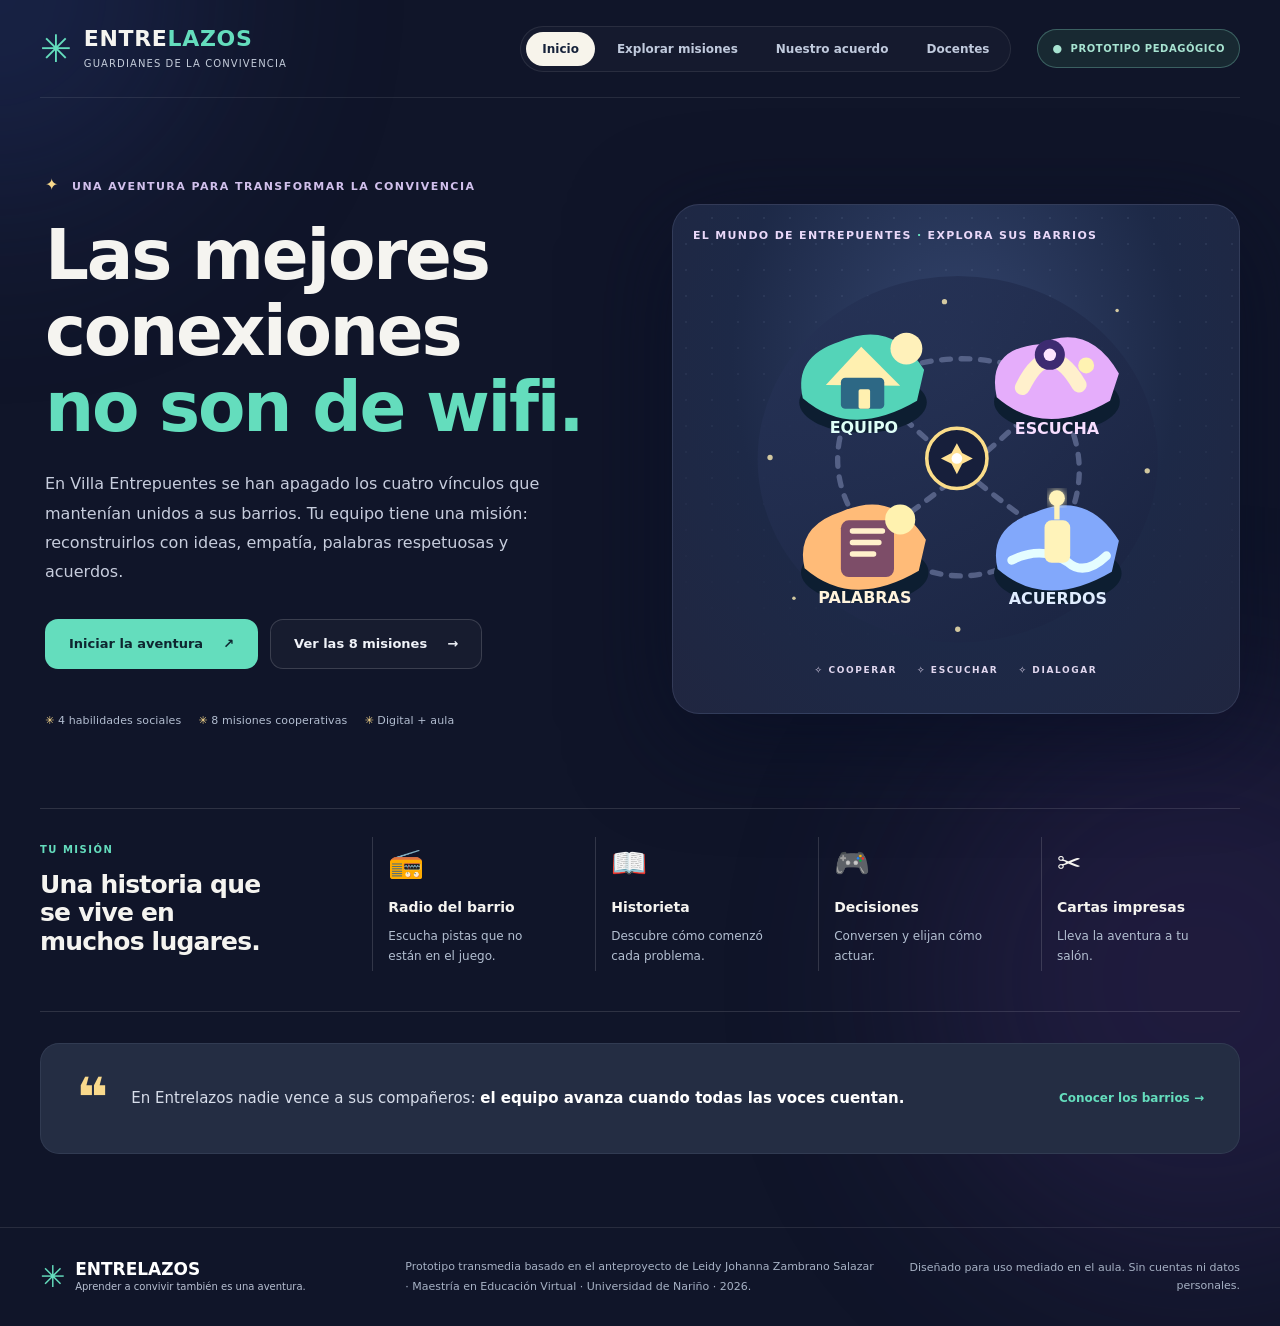
<file: index.html>
<!doctype html>
<html lang="es">
<head>
  <meta charset="utf-8">
  <meta name="viewport" content="width=device-width, initial-scale=1">
  <meta name="theme-color" content="#101529">
  <meta name="description" content="Entrelazos: experiencia transmedia colaborativa para fortalecer habilidades sociales mediante gamificación con estudiantes de grado cuarto.">
  <title>ENTRELAZOS | Guardianes de la convivencia</title>
  <link rel="icon" href="assets/illustrations/icon.svg" type="image/svg+xml">
  <link rel="manifest" href="manifest.webmanifest">
  <link rel="stylesheet" href="styles.css">
  <script src="app.js" defer></script>
</head>
<body>
  <a class="skip" href="#contenido">Saltar al contenido principal</a>
  <div class="ambient ambient-one" aria-hidden="true"></div><div class="ambient ambient-two" aria-hidden="true"></div>
  <header class="site-header">
    <a class="brand" href="#inicio" aria-label="Entrelazos: volver al inicio">
      <span class="brand-symbol" aria-hidden="true">✳</span><span class="brand-words">ENTRE<span>LAZOS</span><small>Guardianes de la convivencia</small></span>
    </a>
    <nav class="main-nav" aria-label="Navegación principal">
      <a href="#inicio" data-view="inicio" class="nav-link active">Inicio</a>
      <a href="#mapa" data-view="mapa" class="nav-link">Explorar misiones</a>
      <a href="#laboratorio" data-view="laboratorio" class="nav-link">Nuestro acuerdo</a>
      <a href="#docentes" data-view="docentes" class="nav-link">Docentes</a>
    </nav>
    <span class="top-chip" title="Prototipo para pilotaje con acompañamiento docente"><span aria-hidden="true">●</span> Prototipo pedagógico</span>
  </header>
  <main id="contenido">
    <section class="view view-active" id="view-inicio" aria-labelledby="titulo-inicio">
      <div class="hero-wrap">
        <div class="hero-copy">
          <div class="eyebrow"><span class="spark">✦</span> UNA AVENTURA PARA TRANSFORMAR LA CONVIVENCIA</div>
          <h1 id="titulo-inicio">Las mejores conexiones <em>no son de wifi.</em></h1>
          <p>En Villa Entrepuentes se han apagado los cuatro vínculos que mantenían unidos a sus barrios. Tu equipo tiene una misión: reconstruirlos con ideas, empatía, palabras respetuosas y acuerdos.</p>
          <div class="hero-actions">
            <button type="button" class="btn btn-primary" id="hero-start">Iniciar la aventura <span aria-hidden="true">↗</span></button>
            <a href="#mapa" class="btn btn-secondary">Ver las 8 misiones <span aria-hidden="true">→</span></a>
          </div>
          <div class="hero-facts" aria-label="Características de la experiencia"><span>✳ 4 habilidades sociales</span><span>✳ 8 misiones cooperativas</span><span>✳ Digital + aula</span></div>
        </div>
        <div class="hero-world" aria-label="Ilustración de Villa Entrepuentes: cuatro islas conectadas por puentes">
          <div class="world-caption">EL MUNDO DE ENTREPUENTES <span>·</span> EXPLORA SUS BARRIOS</div>
          <svg viewBox="0 0 540 480" role="img" aria-label="Cuatro barrios de colores unidos por puentes" class="world-art">
            <defs>
              <linearGradient id="worldbg" x1="0" y1="0" x2="1" y2="1"><stop stop-color="#263357"/><stop offset="1" stop-color="#1a2340"/></linearGradient>
              <filter id="glow"><feGaussianBlur stdDeviation="5" result="g"/><feMerge><feMergeNode in="g"/><feMergeNode in="SourceGraphic"/></feMerge></filter>
            </defs>
            <ellipse cx="272" cy="242" rx="226" ry="207" fill="url(#worldbg)" opacity=".85"/>
            <g fill="none" stroke="#6b779e" stroke-width="6" stroke-linecap="round" stroke-dasharray="10 12" opacity=".7"><path d="M170 155 Q275 102 385 155"/><path d="M154 177 Q112 256 170 328"/><path d="M385 175 Q433 255 386 330"/><path d="M185 339 Q274 409 373 338"/><path d="M181 166 Q258 245 374 328"/><path d="M377 166 Q288 255 182 328"/></g>
            <g transform="translate(90 75)"><ellipse cx="75" cy="103" rx="72" ry="34" fill="#0d1e31"/><path d="M7 98 Q-4 51 49 34 Q108 8 144 66 L136 101 Q61 145 7 98Z" fill="#54d4b8"/><path d="M33 83 L73 40 L117 84Z" fill="#fff0b0"/><rect x="50" y="75" width="49" height="35" rx="5" fill="#2d6885"/><rect x="70" y="88" width="13" height="22" rx="2" fill="#fff0b0"/><circle cx="124" cy="42" r="18" fill="#fff1ba"/><text x="76" y="137" font-size="18" fill="#dffff7" text-anchor="middle" font-weight="700">EQUIPO</text></g>
            <g transform="translate(309 76)"><ellipse cx="75" cy="101" rx="71" ry="34" fill="#0d1e31"/><path d="M7 96 Q-5 41 55 36 Q111 10 145 69 L135 100 Q61 143 7 96Z" fill="#e5adfb"/><path d="M36 85 Q66 24 100 82" stroke="#fff0cc" stroke-width="17" fill="none" stroke-linecap="round"/><circle cx="67" cy="48" r="17" fill="#3d2b71"/><circle cx="67" cy="48" r="7" fill="#fde4ff"/><circle cx="108" cy="60" r="9" fill="#fff3b2"/><text x="75" y="137" font-size="18" fill="#f7deff" text-anchor="middle" font-weight="700">ESCUCHA</text></g>
            <g transform="translate(92 267)"><ellipse cx="75" cy="103" rx="72" ry="34" fill="#0d1e31"/><path d="M7 98 Q-4 51 49 34 Q108 8 144 66 L136 101 Q61 145 7 98Z" fill="#ffbb78"/><rect x="48" y="44" width="60" height="64" rx="9" fill="#7d4d68"/><path d="M61 56 H95 M61 69 H91 M61 82 H85" stroke="#fff0cb" stroke-width="6" stroke-linecap="round"/><circle cx="115" cy="43" r="17" fill="#fff2af"/><text x="75" y="137" font-size="18" fill="#fff4dd" text-anchor="middle" font-weight="700">PALABRAS</text></g>
            <g transform="translate(310 268)"><ellipse cx="75" cy="103" rx="72" ry="34" fill="#0d1e31"/><path d="M7 98 Q-4 51 49 34 Q108 8 144 66 L136 101 Q61 145 7 98Z" fill="#82a8fb"/><path d="M23 88 Q57 71 86 90 Q105 107 130 83" stroke="#e4fdff" stroke-width="10" fill="none" stroke-linecap="round"/><rect x="60" y="43" width="29" height="48" rx="8" fill="#fff3ba"/><path d="M74 42 V21" stroke="#fff3ba" stroke-width="6"/><circle cx="74" cy="18" r="9" fill="#fff3ba" filter="url(#glow)"/><text x="75" y="137" font-size="18" fill="#e0edff" text-anchor="middle" font-weight="700">ACUERDOS</text></g>
            <g transform="translate(246 216)"><circle cx="25" cy="25" r="34" fill="#171f3b" stroke="#fbdd89" stroke-width="4"/><path d="M25 8 L31 19 L43 25 L31 31 L25 43 L19 31 L7 25 L19 19Z" fill="#ffe193"/><circle cx="25" cy="25" r="6" fill="#fff"/></g>
            <g fill="#ffefb5" opacity=".8"><circle cx="60" cy="240" r="3"/><circle cx="486" cy="255" r="3"/><circle cx="257" cy="64" r="3"/><circle cx="272" cy="434" r="3"/><circle cx="452" cy="74" r="2"/><circle cx="87" cy="399" r="2"/></g>
          </svg>
          <div class="world-bottom"><span>✧ COOPERAR</span><span>✧ ESCUCHAR</span><span>✧ DIALOGAR</span></div>
        </div>
      </div>
      <div class="intro-rail">
        <div class="intro-lead"><span class="section-kicker">TU MISIÓN</span><h2>Una historia que se vive en muchos lugares.</h2></div>
        <div class="medium"><span class="medium-icon">📻</span><strong>Radio del barrio</strong><span>Escucha pistas que no están en el juego.</span></div>
        <div class="medium"><span class="medium-icon">📖</span><strong>Historieta</strong><span>Descubre cómo comenzó cada problema.</span></div>
        <div class="medium"><span class="medium-icon">🎮</span><strong>Decisiones</strong><span>Conversen y elijan cómo actuar.</span></div>
        <div class="medium"><span class="medium-icon">✂️</span><strong>Cartas impresas</strong><span>Lleva la aventura a tu salón.</span></div>
      </div>
      <div class="quote-banner"><span aria-hidden="true">❝</span><p>En Entrelazos nadie vence a sus compañeros: <strong>el equipo avanza cuando todas las voces cuentan.</strong></p><a href="#mapa">Conocer los barrios →</a></div>
    </section>

    <section class="view" id="view-mapa" aria-labelledby="titulo-mapa" hidden>
      <div class="page-head"><div><div class="eyebrow"><span class="spark">✦</span> MAPA DE LA AVENTURA</div><h1 id="titulo-mapa">Explora los <em>cuatro barrios.</em></h1><p>Elige cualquier misión. En cada barrio encontrarás una historia, un mensaje de radio, decisiones en equipo y un reto que continúa fuera de la pantalla.</p></div><div class="progress-block" aria-live="polite"><div class="progress-top"><span>VÍNCULOS RECONSTRUIDOS</span><strong id="progress-count">0 / 8</strong></div><div class="progress-bar"><span id="progress-fill"></span></div><small>Avance anónimo de esta sesión; no es una calificación.</small><button class="text-button" id="reset-progress" type="button">Reiniciar avance de esta sesión</button></div></div>
      <div class="districts" id="districts"></div>
      <div class="soft-note"><span>💡</span><p><strong>Antes de elegir:</strong> las respuestas del simulador son oportunidades para dialogar. La docente o el docente acompaña cada actividad y observa cómo se relacionan realmente los equipos.</p></div>
    </section>

    <section class="view" id="view-laboratorio" aria-labelledby="titulo-lab" hidden>
      <div class="page-head"><div><div class="eyebrow"><span class="spark">✦</span> LABORATORIO DE CONVIVENCIA</div><h1 id="titulo-lab">Escribamos un <em>acuerdo vivo.</em></h1><p>Los mensajes de radio trajeron cuatro palabras para reconstruir el Gran Puente. Compleméntenlas con lo que experimentaron con sus compañeros.</p></div></div>
      <div class="lab-layout">
        <div class="lab-main">
          <div class="panel-title"><span class="panel-emoji">🪄</span><div><strong>El cofre de las cuatro palabras</strong><small>Estas claves aparecen en las transmisiones de radio.</small></div></div>
          <div class="keywords" id="keywords"><div>🤝 <b>COOPERAR</b></div><div>👂 <b>ESCUCHAR</b></div><div>💬 <b>EXPRESAR</b></div><div>🕊️ <b>ACORDAR</b></div></div>
          <form id="pact-form" class="pact-form">
            <label for="pact-one">Cuando hacemos un trabajo en equipo, nos comprometemos a…</label><textarea id="pact-one" maxlength="220" rows="2" placeholder="Por ejemplo: repartir las tareas y escuchar todas las ideas."></textarea>
            <label for="pact-two">Cuando alguien está triste o piensa diferente, podemos…</label><textarea id="pact-two" maxlength="220" rows="2" placeholder="Por ejemplo: preguntar qué necesita sin burlarnos."></textarea>
            <label for="pact-three">Cuando aparece un conflicto, elegimos…</label><textarea id="pact-three" maxlength="220" rows="2" placeholder="Por ejemplo: parar, hablar con respeto y llegar a un acuerdo."></textarea>
            <div class="form-actions"><button class="btn btn-primary" type="submit">Crear nuestro acuerdo <span aria-hidden="true">↗</span></button><button type="button" class="btn btn-secondary" id="clear-pact">Limpiar</button></div>
          </form>
          <div class="pact-result" id="pact-result" hidden aria-live="polite"><span class="section-kicker">NUESTRO PACTO</span><h2>El Gran Puente tiene nuevas palabras</h2><div id="pact-output"></div><div class="form-actions"><button class="btn btn-primary" id="print-pact" type="button">Imprimir acuerdo</button><button class="btn btn-secondary" id="download-pact" type="button">Guardar texto (.txt)</button></div></div>
        </div>
        <aside class="lab-side"><div class="aside-icon">✳</div><h2>El siguiente capítulo no está en la pantalla.</h2><p>Conviertan el acuerdo en un pequeño mural en papel. Cada integrante puede dibujar una acción concreta para ayudar a que se cumpla.</p><div class="line"></div><p><strong>Pregunta de cierre:</strong> ¿Qué haremos mañana, en una situación real, para vivir nuestro acuerdo?</p><a class="aside-link" href="tarjetas.html" target="_blank" rel="noopener">Abrir las cartas para imprimir ↗</a></aside>
      </div>
    </section>

    <section class="view" id="view-docentes" aria-labelledby="titulo-docente" hidden>
      <div class="page-head"><div><div class="eyebrow"><span class="spark">✦</span> ESPACIO DE MEDIACIÓN PEDAGÓGICA</div><h1 id="titulo-docente">Guía para <em>docentes e investigadores.</em></h1><p>Una propuesta de implementación coherente con el anteproyecto de Leidy Johanna Zambrano Salazar, articulada con las clases de informática y la Investigación Acción Participativa.</p></div></div>
      <div class="teacher-intro"><div><span>CONTEXTO</span><strong>Grado 4-9 · Sede Agualongo</strong><small>25 estudiantes, entre 9 y 10 años; equipos sugeridos de cinco.</small></div><div><span>SECUENCIA PROPUESTA</span><strong>8 sesiones</strong><small>Dos por habilidad; tiempos ajustables al horario de informática.</small></div><div><span>PROPÓSITO</span><strong>Aprender en relación</strong><small>La plataforma media; la habilidad se observa en la interacción real.</small></div></div>
      <div class="teacher-columns">
        <div class="teacher-main"><h2>Ruta pedagógica sugerida</h2><p class="section-explain">Cada sesión articula un episodio digital con una acción presencial de interdependencia real. Estos tiempos son orientativos, no establecidos por el anteproyecto.</p><div id="teacher-sessions" class="session-list"></div></div>
        <aside class="teacher-side"><h2>Documentación de la investigación</h2><p>El documento propone planificación, acción, observación y reflexión; escala de pretest–postest, bitácora de sesión, matriz de conductas, encuesta, entrevista y grupo focal.</p>
        <a class="resource-link" href="tarjetas.html" target="_blank" rel="noopener"><span>🗂️</span><div><strong>8 cartas de campo imprimibles</strong><small>Retos presenciales complementarios</small></div><span>↗</span></a>
        <a class="resource-link" href="instrumentos.html" target="_blank" rel="noopener"><span>📋</span><div><strong>Plantillas de observación</strong><small>Bitácora y matriz para imprimir</small></div><span>↗</span></a>
        <div class="teacher-warning"><strong>Protección y ética</strong><p>La aplicación no solicita nombres, fotografías, correos ni datos de menores, ni transmite resultados. Los instrumentos de investigación deben usarse únicamente tras autorización institucional, consentimiento de acudientes, asentimiento y revisión con el asesor.</p></div>
        <div class="teacher-warning subdued"><strong>Importante para interpretar resultados</strong><p>Completar retos o conseguir sellos no demuestra por sí mismo un cambio de habilidad social. El anteproyecto plantea triangulación y comparación pretest–postest sin inferir causalidad.</p></div></aside>
      </div>
      <details class="project-method"><summary>Fundamentación y vínculo con el anteproyecto <span>+</span></summary><p><strong>Pregunta de investigación:</strong> ¿De qué manera la gamificación como estrategia pedagógica de enseñanza y aprendizaje virtual incide en la enseñanza y el aprendizaje de habilidades sociales en estudiantes de grado cuarto de la sede Agualongo?</p><p><strong>Cuatro dimensiones:</strong> cooperación y trabajo en equipo; empatía y escucha activa; comunicación asertiva; autocontrol y resolución de conflictos. Cada una cuenta con dos misiones y conductas observables vinculadas con la Tabla 1 y los anexos D y E del documento.</p><p><strong>Alcance:</strong> este sitio es un prototipo tecnológico y didáctico propuesto a partir del anteproyecto, no una intervención validada ni una publicación institucional oficial.</p></details>
    </section>
  </main>
  <footer class="site-footer"><div class="footer-brand"><span class="brand-symbol">✳</span><div><strong>ENTRELAZOS</strong><small>Aprender a convivir también es una aventura.</small></div></div><p>Prototipo transmedia basado en el anteproyecto de Leidy Johanna Zambrano Salazar · Maestría en Educación Virtual · Universidad de Nariño · 2026.</p><span>Diseñado para uso mediado en el aula. Sin cuentas ni datos personales.</span></footer>

  <div class="mission-overlay" id="mission-overlay" hidden>
    <div class="mission-backdrop" id="mission-backdrop"></div>
    <section class="mission-dialog" role="dialog" aria-modal="true" aria-labelledby="mission-title" tabindex="-1" id="mission-dialog">
      <header class="mission-top"><div class="mini-brand">✳ <span>ENTRELAZOS</span> / EPISODIO <span id="mission-num"></span></div><button class="icon-button" type="button" id="close-mission" aria-label="Cerrar la misión">✕</button></header>
      <div id="mission-content" class="mission-content"></div>
    </section>
  </div>
  <div id="toast" class="toast" role="status" aria-live="polite" hidden></div>
</body>
</html>
</file>
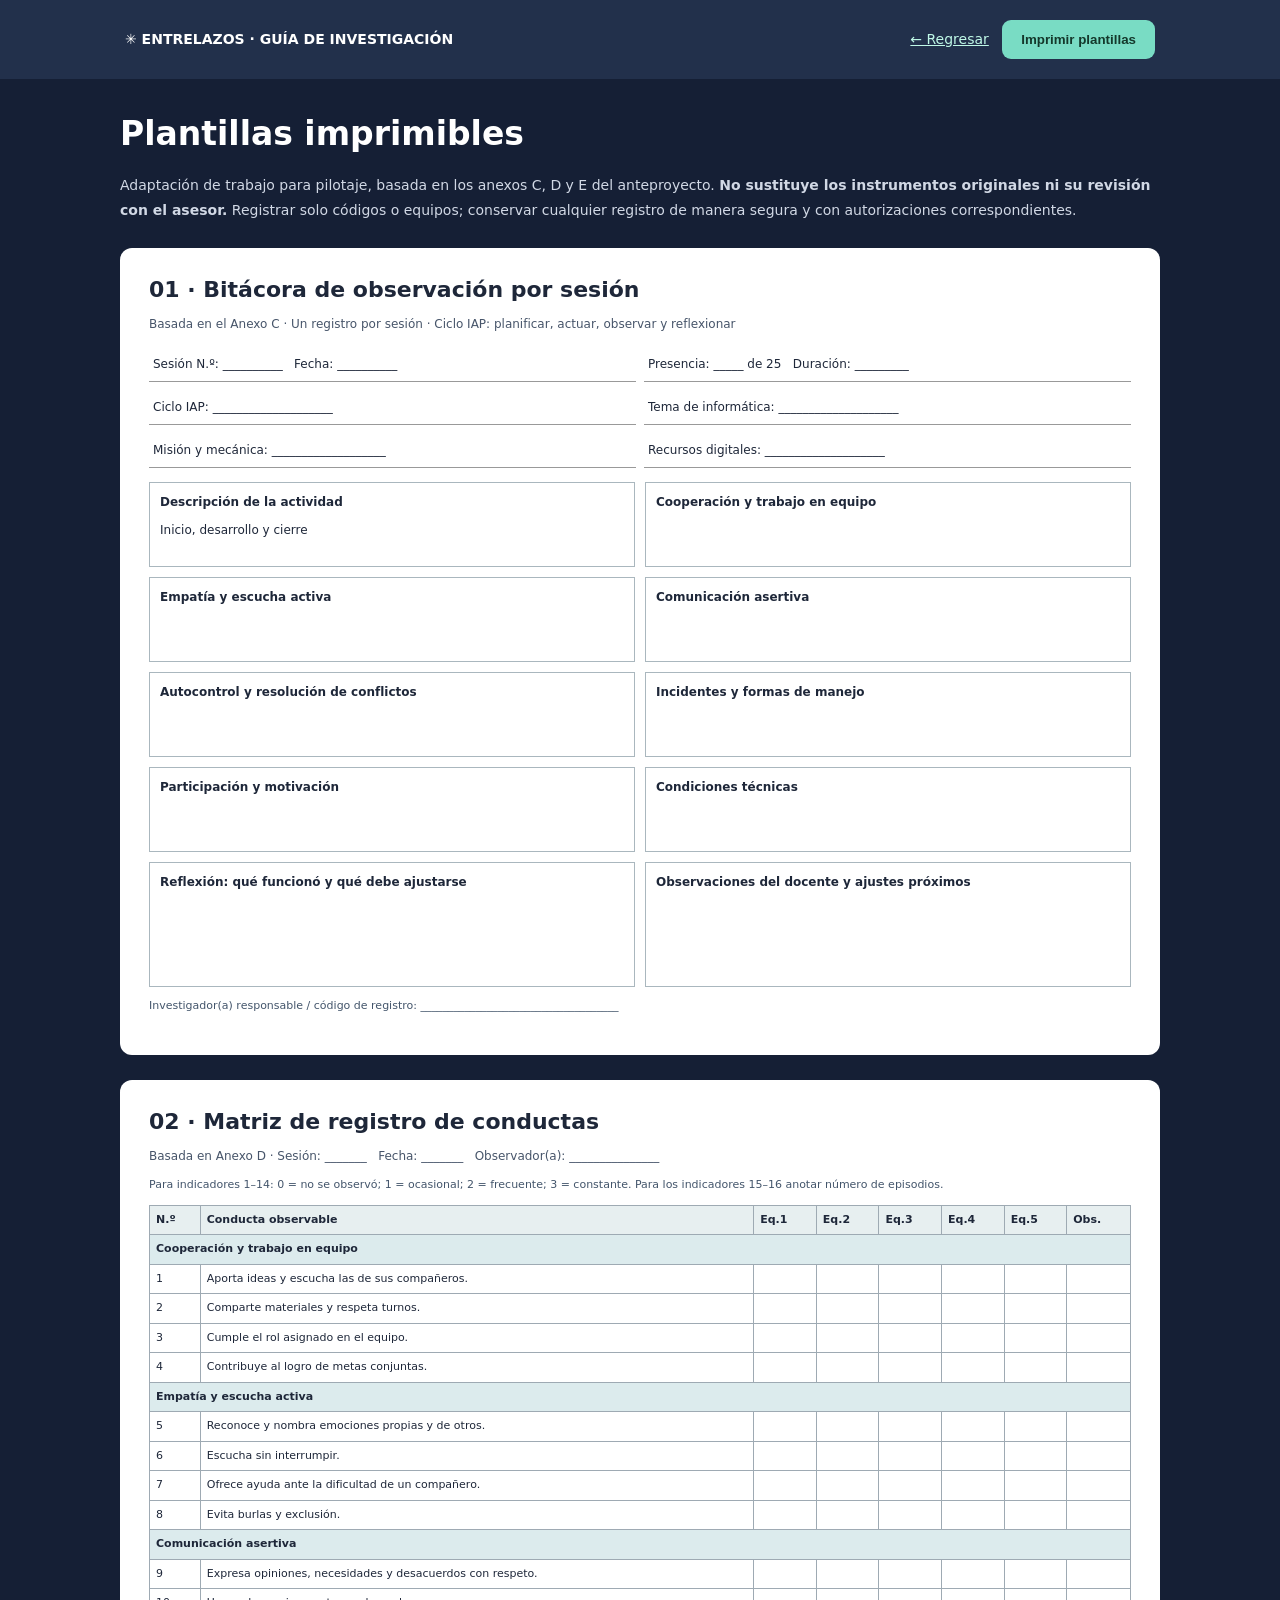
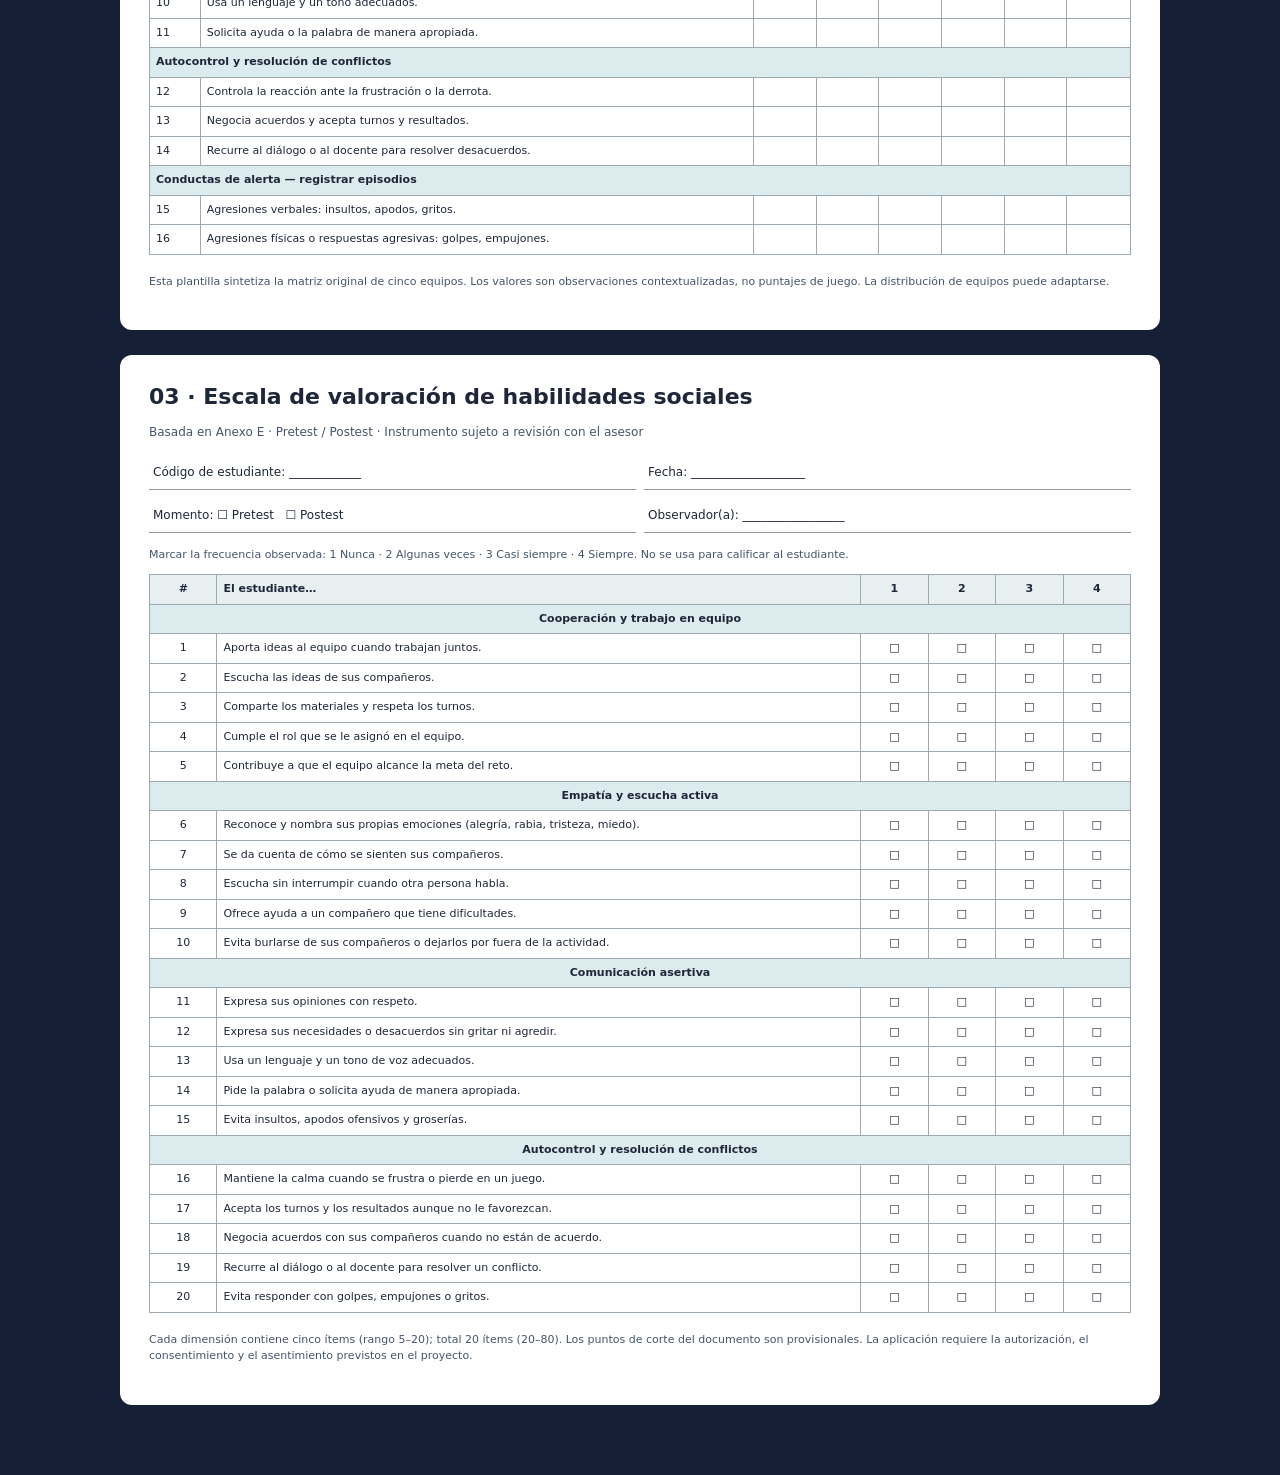
<file: instrumentos.html>
<!doctype html><html lang="es"><head><meta charset="utf-8"><meta name="viewport" content="width=device-width, initial-scale=1"><title>Plantillas de observación | Entrelazos</title><style>
*{box-sizing:border-box}body{font:14px/1.5 system-ui,-apple-system,Segoe UI,sans-serif;margin:0;background:#151f35;color:#fff}header{display:flex;justify-content:space-between;align-items:center;gap:15px;padding:20px max(22px,calc((100% - 1030px)/2));background:#22304b}header a{color:#bff8e7}header button{background:#79dcc4;color:#14382b;padding:12px 19px;border:0;border-radius:9px;font-weight:800;cursor:pointer}main{width:min(1040px,calc(100% - 34px));margin:30px auto 70px}.intro{margin-bottom:20px;color:#d1d8e5;line-height:1.8}.sheet{background:#fff;color:#1e2739;padding:29px;margin:25px 0;border-radius:12px;break-after:page}h1{font-size:33px;margin:0}h2{font-size:22px;line-height:1.2;margin:0 0 9px}h3{font-size:15px;background:#ecf1f3;padding:6px 9px;margin:15px 0 6px}.subtitle{font-size:12px;color:#47556a}.meta{display:grid;grid-template-columns:1fr 1fr;gap:8px;margin:14px 0}.meta div{border-bottom:1px solid #999;padding:8px 4px;font-size:12px}.rows{display:grid;grid-template-columns:1fr 1fr;gap:10px}.writing-box{border:1px solid #aab7be;min-height:85px;padding:10px;font-size:12px}.writing-box b{display:block;margin-bottom:10px}.writing-box.wide{min-height:125px}.sheet table{width:100%;border-collapse:collapse;font-size:11px;margin:11px 0 19px}.sheet th,.sheet td{border:1px solid #9eaab3;padding:6px;text-align:left;vertical-align:top}.sheet th{background:#e7eff0}.sheet .category td{font-weight:800;background:#dcebed}.cell{min-width:35px}.scale th:not(:nth-child(2)),.scale td:not(:nth-child(2)){text-align:center;min-width:45px}.smallnote{font-size:11px;color:#43556b}.page-break{break-before:page}@media(max-width:750px){.rows{grid-template-columns:1fr}.sheet{padding:17px;overflow:auto}header{flex-wrap:wrap}}@media print{@page{size:A4;margin:13mm}body{background:#fff;color:#111}header,.intro,h1{display:none!important}main{width:100%;margin:0}.sheet{box-shadow:none;border-radius:0;margin:0;padding:0;break-after:page}.sheet h2{font-size:17px}.sheet table{font-size:8px}.sheet th,.sheet td{padding:3px}.writing-box{min-height:75px}.writing-box.wide{min-height:100px}}
</style></head><body><header><strong>✳ ENTRELAZOS · GUÍA DE INVESTIGACIÓN</strong><div><a href="index.html#docentes">← Regresar</a> &nbsp; <button onclick="window.print()">Imprimir plantillas</button></div></header><main><h1>Plantillas imprimibles</h1><p class="intro">Adaptación de trabajo para pilotaje, basada en los anexos C, D y E del anteproyecto. <strong>No sustituye los instrumentos originales ni su revisión con el asesor.</strong> Registrar solo códigos o equipos; conservar cualquier registro de manera segura y con autorizaciones correspondientes.</p>
<section class="sheet"><h2>01 · Bitácora de observación por sesión</h2><p class="subtitle">Basada en el Anexo C · Un registro por sesión · Ciclo IAP: planificar, actuar, observar y reflexionar</p><div class="meta"><div>Sesión N.º: __________ &nbsp; Fecha: __________</div><div>Presencia: _____ de 25 &nbsp; Duración: _________</div><div>Ciclo IAP: ____________________</div><div>Tema de informática: ____________________</div><div>Misión y mecánica: ___________________</div><div>Recursos digitales: ____________________</div></div><div class="rows"><div class="writing-box"><b>Descripción de la actividad</b>Inicio, desarrollo y cierre</div><div class="writing-box"><b>Cooperación y trabajo en equipo</b></div><div class="writing-box"><b>Empatía y escucha activa</b></div><div class="writing-box"><b>Comunicación asertiva</b></div><div class="writing-box"><b>Autocontrol y resolución de conflictos</b></div><div class="writing-box"><b>Incidentes y formas de manejo</b></div><div class="writing-box"><b>Participación y motivación</b></div><div class="writing-box"><b>Condiciones técnicas</b></div><div class="writing-box wide"><b>Reflexión: qué funcionó y qué debe ajustarse</b></div><div class="writing-box wide"><b>Observaciones del docente y ajustes próximos</b></div></div><p class="smallnote">Investigador(a) responsable / código de registro: ____________________________________</p></section>
<section class="sheet"><h2>02 · Matriz de registro de conductas</h2><p class="subtitle">Basada en Anexo D · Sesión: _______ &nbsp; Fecha: _______ &nbsp; Observador(a): _______________</p><p class="smallnote">Para indicadores 1–14: 0 = no se observó; 1 = ocasional; 2 = frecuente; 3 = constante. Para los indicadores 15–16 anotar número de episodios.</p><table><thead><tr><th>N.º</th><th>Conducta observable</th><th>Eq.1</th><th>Eq.2</th><th>Eq.3</th><th>Eq.4</th><th>Eq.5</th><th>Obs.</th></tr></thead><tbody id="behaviors"></tbody></table><p class="smallnote">Esta plantilla sintetiza la matriz original de cinco equipos. Los valores son observaciones contextualizadas, no puntajes de juego. La distribución de equipos puede adaptarse.</p></section>
<section class="sheet"><h2>03 · Escala de valoración de habilidades sociales</h2><p class="subtitle">Basada en Anexo E · Pretest / Postest · Instrumento sujeto a revisión con el asesor</p><div class="meta"><div>Código de estudiante: ____________</div><div>Fecha: ___________________</div><div>Momento: ☐ Pretest &nbsp; ☐ Postest</div><div>Observador(a): _________________</div></div><p class="smallnote">Marcar la frecuencia observada: 1 Nunca · 2 Algunas veces · 3 Casi siempre · 4 Siempre. No se usa para calificar al estudiante.</p><table class="scale"><thead><tr><th>#</th><th>El estudiante…</th><th>1</th><th>2</th><th>3</th><th>4</th></tr></thead><tbody id="scale-rows"></tbody></table><p class="smallnote">Cada dimensión contiene cinco ítems (rango 5–20); total 20 ítems (20–80). Los puntos de corte del documento son provisionales. La aplicación requiere la autorización, el consentimiento y el asentimiento previstos en el proyecto.</p></section>
</main><script>
const groups=[['Cooperación y trabajo en equipo',['Aporta ideas y escucha las de sus compañeros.','Comparte materiales y respeta turnos.','Cumple el rol asignado en el equipo.','Contribuye al logro de metas conjuntas.']],['Empatía y escucha activa',['Reconoce y nombra emociones propias y de otros.','Escucha sin interrumpir.','Ofrece ayuda ante la dificultad de un compañero.','Evita burlas y exclusión.']],['Comunicación asertiva',['Expresa opiniones, necesidades y desacuerdos con respeto.','Usa un lenguaje y un tono adecuados.','Solicita ayuda o la palabra de manera apropiada.']],['Autocontrol y resolución de conflictos',['Controla la reacción ante la frustración o la derrota.','Negocia acuerdos y acepta turnos y resultados.','Recurre al diálogo o al docente para resolver desacuerdos.']],['Conductas de alerta — registrar episodios',['Agresiones verbales: insultos, apodos, gritos.','Agresiones físicas o respuestas agresivas: golpes, empujones.']]];
let counter=0;document.getElementById('behaviors').innerHTML=groups.map(g=>`<tr class="category"><td colspan="8">${g[0]}</td></tr>`+g[1].map(q=>`<tr><td>${++counter}</td><td>${q}</td>${'<td class="cell"></td>'.repeat(6)}</tr>`).join('')).join('');
const scales=[['Cooperación y trabajo en equipo',['Aporta ideas al equipo cuando trabajan juntos.','Escucha las ideas de sus compañeros.','Comparte los materiales y respeta los turnos.','Cumple el rol que se le asignó en el equipo.','Contribuye a que el equipo alcance la meta del reto.']],['Empatía y escucha activa',['Reconoce y nombra sus propias emociones (alegría, rabia, tristeza, miedo).','Se da cuenta de cómo se sienten sus compañeros.','Escucha sin interrumpir cuando otra persona habla.','Ofrece ayuda a un compañero que tiene dificultades.','Evita burlarse de sus compañeros o dejarlos por fuera de la actividad.']],['Comunicación asertiva',['Expresa sus opiniones con respeto.','Expresa sus necesidades o desacuerdos sin gritar ni agredir.','Usa un lenguaje y un tono de voz adecuados.','Pide la palabra o solicita ayuda de manera apropiada.','Evita insultos, apodos ofensivos y groserías.']],['Autocontrol y resolución de conflictos',['Mantiene la calma cuando se frustra o pierde en un juego.','Acepta los turnos y los resultados aunque no le favorezcan.','Negocia acuerdos con sus compañeros cuando no están de acuerdo.','Recurre al diálogo o al docente para resolver un conflicto.','Evita responder con golpes, empujones o gritos.']]];
counter=0;document.getElementById('scale-rows').innerHTML=scales.map(g=>`<tr class="category"><td colspan="6">${g[0]}</td></tr>`+g[1].map(q=>`<tr><td>${++counter}</td><td>${q}</td>${'<td>□</td>'.repeat(4)}</tr>`).join('')).join('');
</script></body></html>
</file>
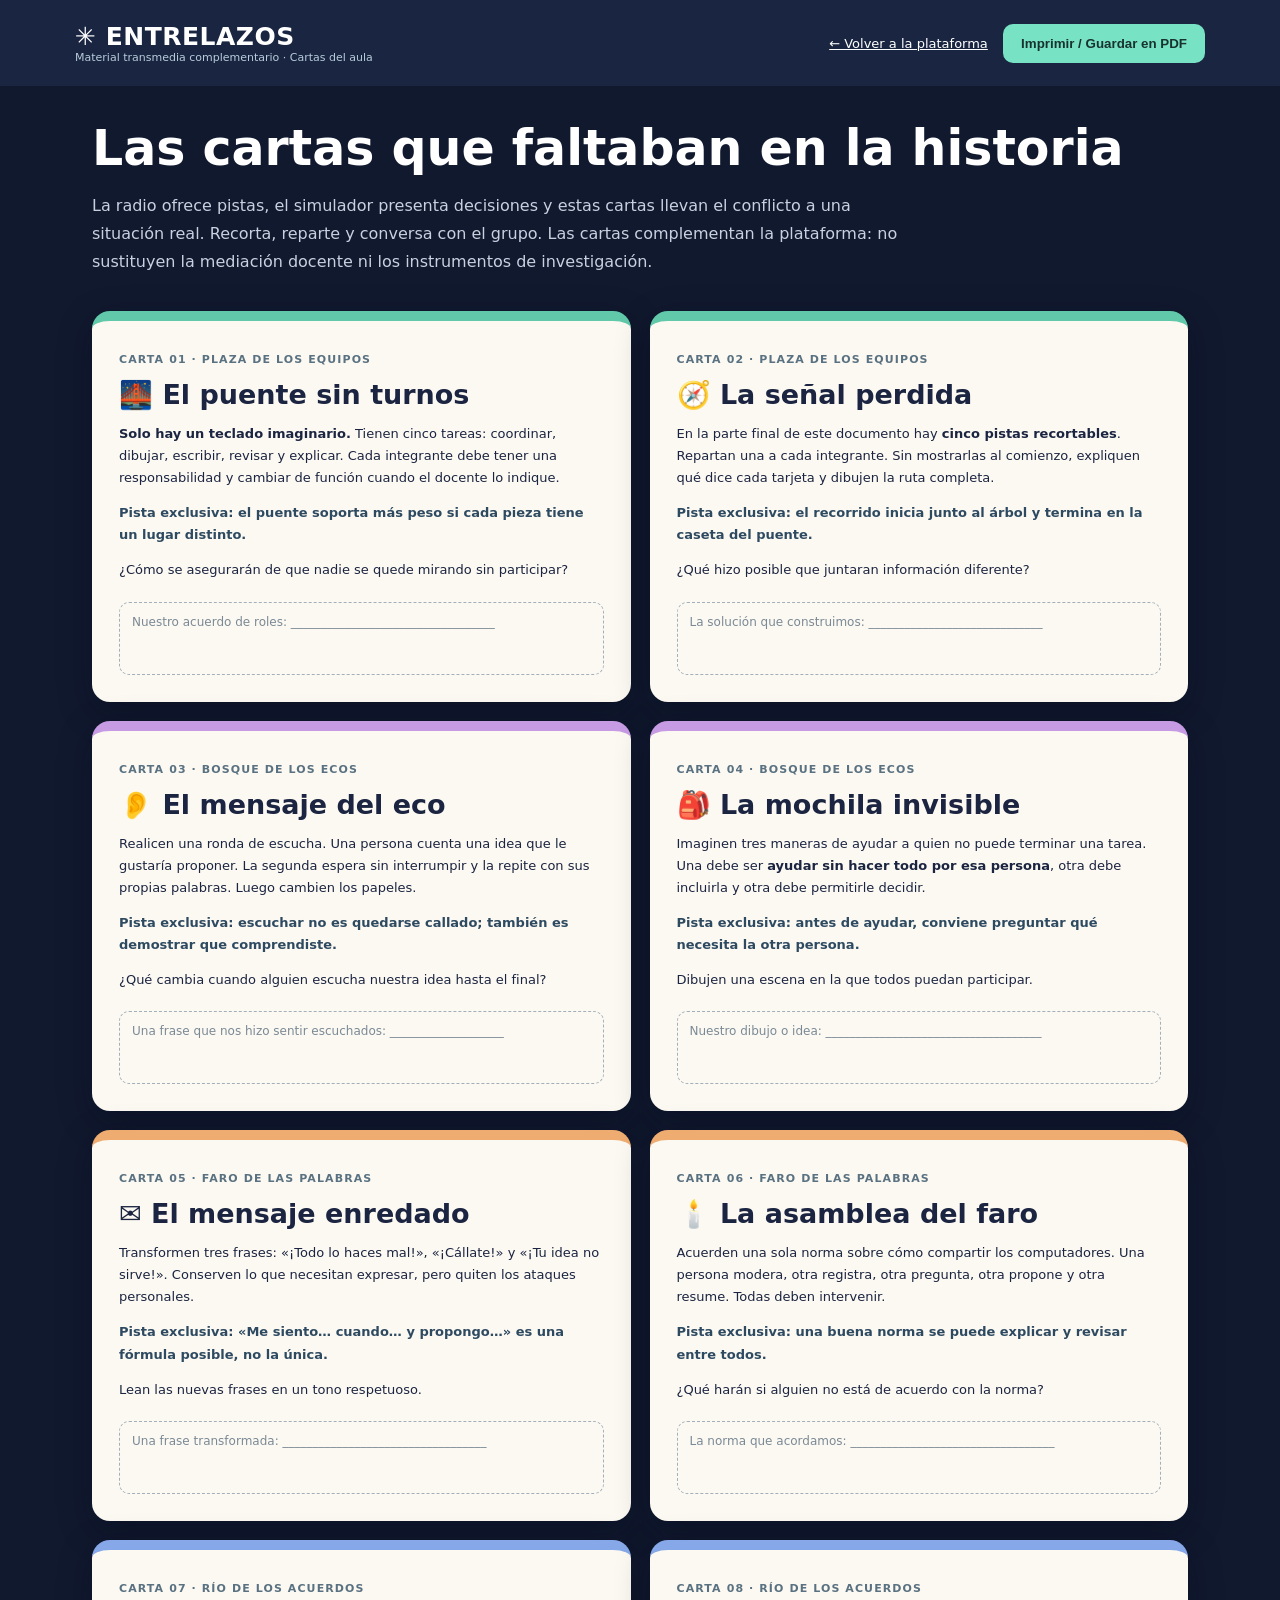
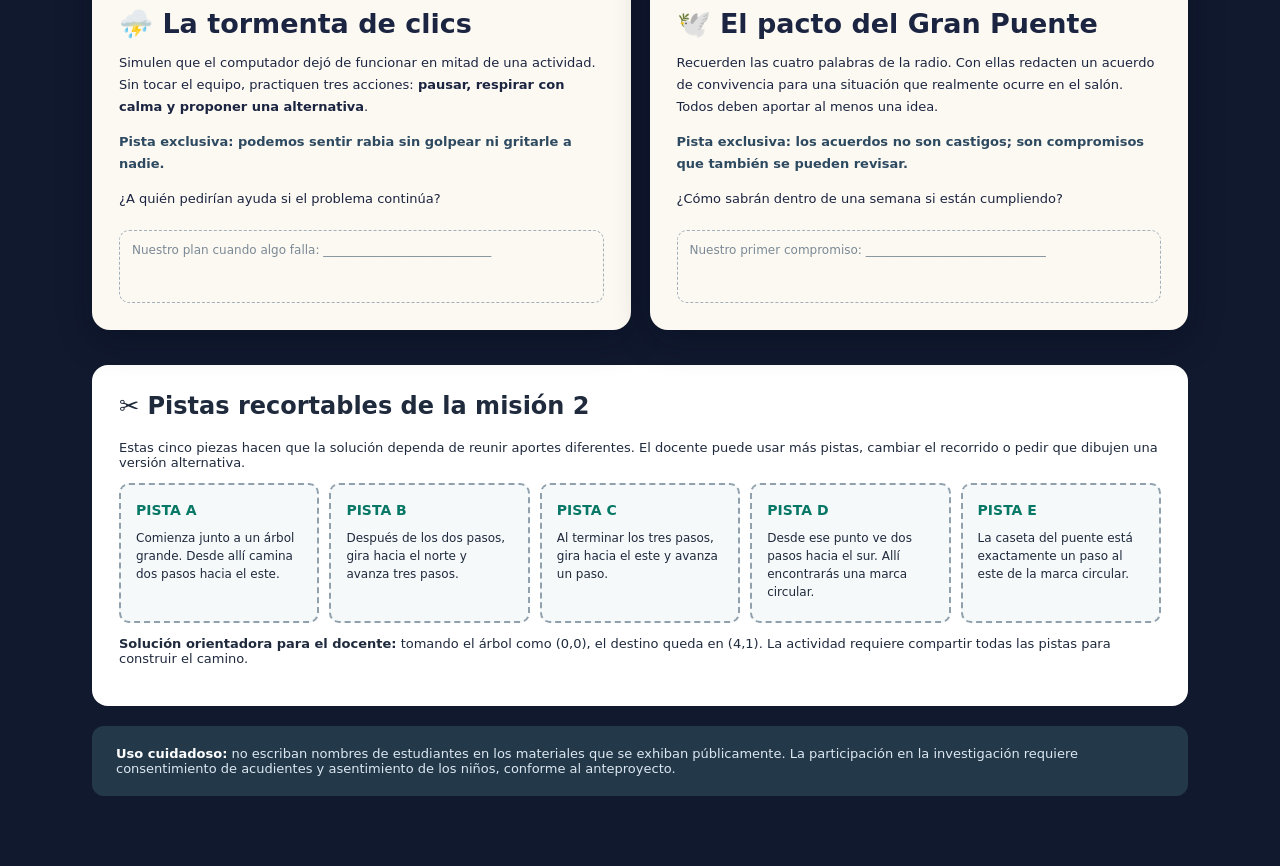
<file: tarjetas.html>
<!doctype html><html lang="es"><head><meta charset="utf-8"><meta name="viewport" content="width=device-width, initial-scale=1"><title>Cartas del aula | Entrelazos</title><style>
:root{--ink:#1b2440;--teal:#087866;--paper:#fcf9f2}*{box-sizing:border-box}body{margin:0;background:#11192f;color:#fff;font-family:system-ui,-apple-system,Segoe UI,sans-serif}header{background:#1a2641;padding:22px max(24px,calc((100% - 1130px)/2));display:flex;gap:24px;align-items:center;justify-content:space-between}header strong{font-size:25px;letter-spacing:.02em}a{color:inherit}header a{font-size:13px}button{background:#77e3c4;border:0;color:#18322f;padding:12px 18px;border-radius:10px;font-weight:800;cursor:pointer}main{max-width:1140px;margin:auto;padding:36px 22px 70px}h1{font-size:clamp(30px,4vw,49px);line-height:1.1;margin:0 0 12px}main>p{color:#c8d1e0;line-height:1.75;max-width:820px}.card-grid{display:grid;grid-template-columns:1fr 1fr;gap:19px;margin:35px 0}.task-card{--accent:#61c8a9;min-height:370px;page-break-inside:avoid;break-inside:avoid;background:var(--paper);color:var(--ink);border-radius:18px;border-top:10px solid var(--accent);padding:27px;box-shadow:0 10px 35px #03081955}.task-card:nth-child(4n+3),.task-card:nth-child(4n+4){--accent:#c79be3}.task-card:nth-child(4n+5),.task-card:nth-child(4n+6){--accent:#efac70}.task-card:nth-child(4n+7),.task-card:nth-child(4n+8){--accent:#87a8e8}.task-card .label{font-size:11px;color:#597181;letter-spacing:.1em;font-weight:900}.task-card h2{font-size:27px;line-height:1.15;margin:12px 0}.task-card p{font-size:13px;line-height:1.7}.task-card .prompt{font-weight:750;color:#2e4a61}.paper-answer{border:1.5px dashed #a4b0b9;margin-top:20px;border-radius:10px;min-height:73px;padding:12px;font-size:12px;color:#7a8995}.cutouts{background:#fff;color:#1f2a3d;padding:27px;border-radius:16px;margin:20px 0}.cutouts h2{margin-top:0}.cutouts>p{font-size:13px}.cutgrid{display:grid;grid-template-columns:repeat(5,1fr);gap:10px}.cutgrid div{padding:15px;border:2px dashed #90a0ad;border-radius:10px;background:#f6f9fa;min-height:140px;font-size:12px;line-height:1.5}.cutgrid b{display:block;color:#087866;font-size:14px;margin-bottom:8px}.banner{padding:20px 24px;background:#23394a;border-radius:12px;font-size:13px;color:#dce7f1}.banner strong{color:#fff}@media(max-width:750px){header{flex-wrap:wrap}.card-grid{grid-template-columns:1fr}.cutgrid{grid-template-columns:repeat(2,1fr)}}@media print{@page{size:A4;margin:11mm}body{background:white}header,button,main>p,.banner{display:none!important}main{padding:0;margin:0;max-width:none}h1{font-size:18px;margin:0 0 9px;color:#111}.card-grid{margin:0;gap:8mm;grid-template-columns:1fr 1fr}.task-card{min-height:117mm;border:1px solid #aaa;border-top:8px solid var(--accent);box-shadow:none;border-radius:7px;padding:12mm 8mm;break-inside:avoid}.task-card h2{font-size:21px}.task-card p{font-size:12px}.cutouts{break-before:page;margin:0;padding:0}.cutgrid{grid-template-columns:repeat(5,1fr)}.cutgrid div{font-size:11px;min-height:100px}}
</style></head><body><header><div><strong>✳ ENTRELAZOS</strong><div style="font-size:11px;color:#b9cbda">Material transmedia complementario · Cartas del aula</div></div><div><a href="index.html#docentes">← Volver a la plataforma</a> &nbsp; <button onclick="window.print()">Imprimir / Guardar en PDF</button></div></header><main><h1>Las cartas que faltaban en la historia</h1><p>La radio ofrece pistas, el simulador presenta decisiones y estas cartas llevan el conflicto a una situación real. Recorta, reparte y conversa con el grupo. Las cartas complementan la plataforma: no sustituyen la mediación docente ni los instrumentos de investigación.</p>
<div class="card-grid">
<article id="mision-1" class="task-card"><span class="label">CARTA 01 · PLAZA DE LOS EQUIPOS</span><h2>🌉 El puente sin turnos</h2><p><b>Solo hay un teclado imaginario.</b> Tienen cinco tareas: coordinar, dibujar, escribir, revisar y explicar. Cada integrante debe tener una responsabilidad y cambiar de función cuando el docente lo indique.</p><p class="prompt">Pista exclusiva: el puente soporta más peso si cada pieza tiene un lugar distinto.</p><p>¿Cómo se asegurarán de que nadie se quede mirando sin participar?</p><div class="paper-answer">Nuestro acuerdo de roles: __________________________________</div></article>
<article id="mision-2" class="task-card"><span class="label">CARTA 02 · PLAZA DE LOS EQUIPOS</span><h2>🧭 La señal perdida</h2><p>En la parte final de este documento hay <b>cinco pistas recortables</b>. Repartan una a cada integrante. Sin mostrarlas al comienzo, expliquen qué dice cada tarjeta y dibujen la ruta completa.</p><p class="prompt">Pista exclusiva: el recorrido inicia junto al árbol y termina en la caseta del puente.</p><p>¿Qué hizo posible que juntaran información diferente?</p><div class="paper-answer">La solución que construimos: _____________________________</div></article>
<article id="mision-3" class="task-card"><span class="label">CARTA 03 · BOSQUE DE LOS ECOS</span><h2>👂 El mensaje del eco</h2><p>Realicen una ronda de escucha. Una persona cuenta una idea que le gustaría proponer. La segunda espera sin interrumpir y la repite con sus propias palabras. Luego cambien los papeles.</p><p class="prompt">Pista exclusiva: escuchar no es quedarse callado; también es demostrar que comprendiste.</p><p>¿Qué cambia cuando alguien escucha nuestra idea hasta el final?</p><div class="paper-answer">Una frase que nos hizo sentir escuchados: ___________________</div></article>
<article id="mision-4" class="task-card"><span class="label">CARTA 04 · BOSQUE DE LOS ECOS</span><h2>🎒 La mochila invisible</h2><p>Imaginen tres maneras de ayudar a quien no puede terminar una tarea. Una debe ser <b>ayudar sin hacer todo por esa persona</b>, otra debe incluirla y otra debe permitirle decidir.</p><p class="prompt">Pista exclusiva: antes de ayudar, conviene preguntar qué necesita la otra persona.</p><p>Dibujen una escena en la que todos puedan participar.</p><div class="paper-answer">Nuestro dibujo o idea: ____________________________________</div></article>
<article id="mision-5" class="task-card"><span class="label">CARTA 05 · FARO DE LAS PALABRAS</span><h2>✉️ El mensaje enredado</h2><p>Transformen tres frases: «¡Todo lo haces mal!», «¡Cállate!» y «¡Tu idea no sirve!». Conserven lo que necesitan expresar, pero quiten los ataques personales.</p><p class="prompt">Pista exclusiva: «Me siento… cuando… y propongo…» es una fórmula posible, no la única.</p><p>Lean las nuevas frases en un tono respetuoso.</p><div class="paper-answer">Una frase transformada: __________________________________</div></article>
<article id="mision-6" class="task-card"><span class="label">CARTA 06 · FARO DE LAS PALABRAS</span><h2>🕯️ La asamblea del faro</h2><p>Acuerden una sola norma sobre cómo compartir los computadores. Una persona modera, otra registra, otra pregunta, otra propone y otra resume. Todas deben intervenir.</p><p class="prompt">Pista exclusiva: una buena norma se puede explicar y revisar entre todos.</p><p>¿Qué harán si alguien no está de acuerdo con la norma?</p><div class="paper-answer">La norma que acordamos: __________________________________</div></article>
<article id="mision-7" class="task-card"><span class="label">CARTA 07 · RÍO DE LOS ACUERDOS</span><h2>⛈️ La tormenta de clics</h2><p>Simulen que el computador dejó de funcionar en mitad de una actividad. Sin tocar el equipo, practiquen tres acciones: <b>pausar, respirar con calma y proponer una alternativa</b>.</p><p class="prompt">Pista exclusiva: podemos sentir rabia sin golpear ni gritarle a nadie.</p><p>¿A quién pedirían ayuda si el problema continúa?</p><div class="paper-answer">Nuestro plan cuando algo falla: ____________________________</div></article>
<article id="mision-8" class="task-card"><span class="label">CARTA 08 · RÍO DE LOS ACUERDOS</span><h2>🕊️ El pacto del Gran Puente</h2><p>Recuerden las cuatro palabras de la radio. Con ellas redacten un acuerdo de convivencia para una situación que realmente ocurre en el salón. Todos deben aportar al menos una idea.</p><p class="prompt">Pista exclusiva: los acuerdos no son castigos; son compromisos que también se pueden revisar.</p><p>¿Cómo sabrán dentro de una semana si están cumpliendo?</p><div class="paper-answer">Nuestro primer compromiso: ______________________________</div></article>
</div>
<section class="cutouts"><h2>✂️ Pistas recortables de la misión 2</h2><p>Estas cinco piezas hacen que la solución dependa de reunir aportes diferentes. El docente puede usar más pistas, cambiar el recorrido o pedir que dibujen una versión alternativa.</p><div class="cutgrid"><div><b>PISTA A</b>Comienza junto a un árbol grande. Desde allí camina dos pasos hacia el este.</div><div><b>PISTA B</b>Después de los dos pasos, gira hacia el norte y avanza tres pasos.</div><div><b>PISTA C</b>Al terminar los tres pasos, gira hacia el este y avanza un paso.</div><div><b>PISTA D</b>Desde ese punto ve dos pasos hacia el sur. Allí encontrarás una marca circular.</div><div><b>PISTA E</b>La caseta del puente está exactamente un paso al este de la marca circular.</div></div><p style="margin-top:13px"><b>Solución orientadora para el docente:</b> tomando el árbol como (0,0), el destino queda en (4,1). La actividad requiere compartir todas las pistas para construir el camino.</p></section>
<div class="banner"><strong>Uso cuidadoso:</strong> no escriban nombres de estudiantes en los materiales que se exhiban públicamente. La participación en la investigación requiere consentimiento de acudientes y asentimiento de los niños, conforme al anteproyecto.</div>
</main></body></html>
</file>
<file: styles.css>
:root{color-scheme:dark;--bg:#101529;--bg2:#161d35;--panel:#202940;--panel2:#222d48;--stroke:#39425e;--light:#f5f4f0;--muted:#b3bed0;--mint:#64ddbd;--peach:#ffba84;--lilac:#d7aaf7;--blue:#92b6ff;--gold:#f9d98c;--font:'DM Sans',system-ui,-apple-system,Segoe UI,sans-serif;--display:'Outfit','DM Sans',system-ui,sans-serif}
*{box-sizing:border-box}html{scroll-behavior:smooth}body{margin:0;background:var(--bg);color:var(--light);font-family:var(--font);font-size:15px;line-height:1.58;min-width:320px}button,textarea{font:inherit}button,a{ -webkit-tap-highlight-color:transparent}button{cursor:pointer}a{color:inherit;text-decoration:none}a:focus-visible,button:focus-visible,textarea:focus-visible,summary:focus-visible{outline:3px solid #ffe19c;outline-offset:3px}h1,h2,h3,p{margin-top:0}h1,h2,h3{font-family:var(--display);line-height:1.1;letter-spacing:-.032em}h1{font-size:clamp(2.8rem,5.4vw,5.25rem);font-weight:800}h1 em{font-style:normal;color:var(--mint)}h2{font-size:clamp(1.6rem,2.7vw,2.45rem)}.ambient{position:fixed;border-radius:50%;filter:blur(105px);pointer-events:none;z-index:-1;opacity:.25}.ambient-one{width:430px;height:430px;background:#344d9c;top:-220px;left:-220px}.ambient-two{width:560px;height:560px;background:#4c317b;bottom:-360px;right:-200px}
.skip{position:absolute;top:-100px;left:15px;padding:8px;background:#fff;color:#111;z-index:100}.skip:focus{top:12px}.site-header{width:min(1390px,calc(100% - 80px));height:98px;margin:auto;display:flex;align-items:center;gap:26px;border-bottom:1px solid #ffffff18}.brand{display:flex;align-items:center;gap:12px;flex:1;min-width:200px}.brand-symbol{font-size:38px;line-height:1;color:var(--mint)}.brand-words{font:800 22px/1 var(--display);letter-spacing:.03em}.brand-words>span{color:var(--mint)}.brand-words small{display:block;font:500 10px/1.3 var(--font);letter-spacing:.11em;color:#c4ccda;margin-top:7px;text-transform:uppercase}.main-nav{display:flex;gap:6px;padding:5px;border:1px solid #ffffff16;background:#ffffff06;border-radius:50px}.nav-link{padding:11px 16px;font:700 12px/1 var(--font);color:#c0cadd;border-radius:50px;white-space:nowrap;transition:.2s}.nav-link:hover{color:#fff;background:#ffffff0c}.nav-link.active{background:#f7f4eb;color:#16223a}.top-chip{display:inline-flex;align-items:center;gap:8px;border:1px solid #87d7c550;background:#2a50445a;border-radius:50px;padding:10px 14px;color:#a7e3d1;font-size:10px;font-weight:800;text-transform:uppercase;white-space:nowrap;letter-spacing:.055em}.top-chip span{font-size:11px}.view{width:min(1320px,calc(100% - 80px));margin:0 auto;min-height:70vh}.view[hidden],.mission-overlay[hidden],.toast[hidden],.pact-result[hidden]{display:none!important}
.hero-wrap{display:grid;grid-template-columns:1.06fr 1fr;align-items:center;gap:30px;padding:76px 0 64px}.hero-copy{padding:0 0 15px 5px}.eyebrow{font:800 11px/1.4 var(--font);letter-spacing:.13em;color:#d1c0ec;margin-bottom:21px}.spark{color:var(--gold);margin-right:7px;font-size:16px}.hero-copy h1{max-width:640px;margin-bottom:24px}.hero-copy h1 em{display:block}.hero-copy>p{max-width:510px;font-size:16px;color:#c7cddd;line-height:1.83;margin-bottom:32px}.hero-actions{display:flex;flex-wrap:wrap;gap:12px}.btn{min-height:50px;display:inline-flex;justify-content:center;align-items:center;gap:20px;border-radius:13px;padding:14px 23px;font-weight:800;font-size:13px;border:1px solid transparent;transition:transform .18s,filter .18s,background .18s}.btn:hover{transform:translateY(-2px);filter:brightness(1.07)}.btn-primary{background:var(--mint);color:#0e2630}.btn-secondary{background:#ffffff08;color:#f0f3f9;border-color:#ffffff27}.btn-secondary:hover{background:#ffffff13}.hero-facts{display:flex;flex-wrap:wrap;gap:17px;margin-top:43px;font-size:11px;color:#b2bdd0;letter-spacing:.01em}.hero-facts span::first-letter{color:var(--gold)}.hero-world{position:relative;border-radius:27px;background:radial-gradient(ellipse at 50% 30%,#33446c,#1d2947 56%,#202640);border:1px solid #5b648455;overflow:hidden;box-shadow:0 24px 100px #080d24aa;min-height:510px;padding:22px 20px 10px}.hero-world::before{content:'';position:absolute;inset:0;background-image:radial-gradient(#b5c7ec50 1px,transparent 1px);background-size:26px 26px;opacity:.3;mask-image:linear-gradient(#000,transparent 92%)}.world-caption{font-size:11px;letter-spacing:.12em;font-weight:800;color:#e9d8f9;position:relative;z-index:1}.world-caption span{color:var(--mint)}.world-art{width:100%;height:425px;display:block;position:relative}.world-bottom{position:relative;z-index:2;display:flex;justify-content:center;flex-wrap:wrap;gap:20px;margin:-7px 0 10px;font-size:9px;letter-spacing:.18em;color:#e1d7ef;font-weight:800}.intro-rail{display:grid;grid-template-columns:1.55fr repeat(4,1fr);border-top:1px solid #ffffff20;border-bottom:1px solid #ffffff20;padding:28px 0 40px;gap:24px}.section-kicker{font-size:10px;font-weight:800;letter-spacing:.15em;color:var(--mint)}.intro-lead h2{font-size:25px;line-height:1.13;max-width:240px;margin:10px 0 0}.medium{padding:4px 15px;border-left:1px solid #ffffff25;display:flex;flex-direction:column;align-items:flex-start;gap:9px}.medium-icon{font-size:29px}.medium strong{font-size:14px}.medium>span:last-child{color:#b3bfd1;font-size:12px;line-height:1.65}.quote-banner{display:flex;gap:23px;align-items:center;margin:31px 0 73px;padding:27px 35px;background:#242d43;border:1px solid #56627d44;border-radius:19px}.quote-banner>span{font:900 55px/1 var(--display);color:var(--gold)}.quote-banner p{font-size:15px;margin:0;flex:1;color:#d7ddea}.quote-banner p strong{color:#fff}.quote-banner a{color:var(--mint);font-weight:800;font-size:12px;white-space:nowrap}
.page-head{padding:68px 0 40px;display:flex;align-items:end;justify-content:space-between;gap:40px}.page-head>div:first-child{max-width:760px}.page-head h1{font-size:clamp(2.8rem,4.7vw,4.5rem);margin:0 0 19px}.page-head p{max-width:675px;color:#c3cbd9;line-height:1.78;font-size:15px;margin:0}.progress-block{background:#242d44;padding:22px;border-radius:17px;border:1px solid #ffffff18;width:300px;flex-shrink:0}.progress-top{display:flex;align-items:center;justify-content:space-between;gap:5px}.progress-top span{font-size:10px;letter-spacing:.06em;color:#c3cbd9;font-weight:800}.progress-top strong{color:var(--mint);font:800 19px var(--display)}.progress-bar{height:9px;background:#101c30;border-radius:40px;margin:15px 0 8px;overflow:hidden}.progress-bar span{display:block;height:100%;width:0;background:linear-gradient(90deg,var(--mint),var(--gold));border-radius:40px;transition:width .35s}.progress-block small{font-size:10px;color:#aeb9c9;line-height:1.5;display:block}.text-button{border:0;background:none;color:#e1d3f2;font-size:11px;text-decoration:underline;padding:12px 0 0}.districts{display:grid;grid-template-columns:repeat(2,minmax(0,1fr));gap:23px;padding-bottom:34px}.district{--accent:var(--mint);position:relative;overflow:hidden;background:#212b42;border:1px solid #6f7e9757;border-radius:22px;padding:29px 30px 24px;transition:transform .2s,border-color .2s}.district:hover{transform:translateY(-3px);border-color:var(--accent)}.district-top{display:flex;align-items:center;justify-content:space-between;gap:8px}.district-number{font-size:10px;font-weight:800;letter-spacing:.13em;color:var(--accent)}.district-icon{font-size:35px;background:color-mix(in srgb,var(--accent),transparent 90%);border-radius:19px;padding:8px 13px}.district h2{font-size:29px;margin:12px 0 8px}.district>p{font-size:13px;color:#c4ccda;max-width:450px;line-height:1.72;margin:0 0 20px}.district .mission-list{border-top:1px solid #ffffff24}.mission-entry{width:100%;display:flex;align-items:center;justify-content:space-between;gap:15px;text-align:left;background:none;border:0;color:white;padding:15px 0;border-bottom:1px solid #ffffff1e}.mission-entry:hover .mission-entry-title{color:var(--accent)}.mission-entry .episode-number{font-size:10px;color:var(--accent);letter-spacing:.06em;display:block;font-weight:800}.mission-entry-title{font-weight:800;font-size:14px;transition:.2s}.mission-entry-desc{font-size:11px;color:#abb8ca;display:block;margin-top:1px}.mission-entry .arrow-circle{display:grid;place-items:center;border-radius:50%;width:34px;height:34px;background:#ffffff0d;border:1px solid #ffffff26;flex-shrink:0;font-size:17px}.mission-entry .complete{color:var(--mint);font-size:22px}.district-footer{padding-top:19px;display:flex;align-items:center;justify-content:space-between;color:#b8c2d1;font-size:11px}.district-footer strong{color:var(--accent)}.soft-note{display:flex;gap:20px;align-items:start;background:#28334a7d;border-radius:15px;padding:22px 25px;margin:4px 0 80px;border:1px solid #ffffff12}.soft-note span{font-size:27px}.soft-note p{font-size:13px;color:#c7cfe0;margin:0}.soft-note strong{color:#fff}
.lab-layout{display:grid;grid-template-columns:1.65fr .9fr;gap:23px;margin-bottom:80px}.lab-main{padding:35px;background:#212b42;border:1px solid #ffffff24;border-radius:21px}.panel-title{display:flex;gap:15px;align-items:center}.panel-emoji{font-size:34px;background:#30445b;padding:12px;border-radius:15px}.panel-title strong{font:800 24px var(--display);display:block}.panel-title small{display:block;color:#b6c3d3;margin-top:5px}.keywords{display:grid;grid-template-columns:repeat(4,1fr);gap:10px;margin:29px 0 33px}.keywords div{background:#141f36;padding:16px 5px;border-radius:12px;text-align:center;color:#e9e9ef;font-size:12px;border:1px solid #ffffff15}.keywords b{display:block;font-size:10px;letter-spacing:.04em;margin-top:5px}.pact-form{display:flex;flex-direction:column;gap:11px}.pact-form label{font-size:13px;font-weight:800;color:#f0f3f7}.pact-form textarea{width:100%;background:#151f34;color:#fff;border:1px solid #64718d75;padding:13px 15px;border-radius:12px;resize:vertical;min-height:77px;margin-bottom:14px}.pact-form textarea::placeholder{color:#8f9cb0}.form-actions{display:flex;flex-wrap:wrap;gap:10px;padding-top:7px}.lab-side{background:linear-gradient(140deg,#d8b4fa,#f1c4ae);color:#283149;border-radius:21px;padding:32px 30px;align-self:start}.aside-icon{font-size:55px;color:#3c4f65}.lab-side h2{font-size:32px;margin:10px 0 21px}.lab-side p{font-size:14px;line-height:1.75}.lab-side .line{height:1px;background:#343e5555;margin:23px 0}.aside-link{display:inline-block;font-weight:800;text-decoration:underline;margin-top:9px;font-size:13px}.pact-result{margin-top:30px;background:#17233a;border:1px solid #91d8bb7d;padding:25px;border-radius:15px}.pact-result h2{font-size:26px;margin:10px 0}.pact-result p{font-size:14px;line-height:1.8;margin:15px 0;color:#dce7e7}.pact-result strong{color:var(--mint)}
.teacher-intro{display:grid;grid-template-columns:repeat(3,1fr);gap:15px;margin:0 0 35px}.teacher-intro>div{background:#222c43;border:1px solid #ffffff20;border-radius:15px;padding:21px}.teacher-intro span{font-size:10px;letter-spacing:.12em;color:var(--mint);font-weight:800;display:block}.teacher-intro strong{display:block;font:800 21px var(--display);margin:7px 0}.teacher-intro small{display:block;color:#b7c2d2;font-size:12px;line-height:1.5}.teacher-columns{display:grid;grid-template-columns:1.55fr .9fr;gap:29px}.teacher-main>h2,.teacher-side>h2{font-size:28px;margin:0 0 12px}.section-explain{font-size:13px;color:#b8c2d2;margin-bottom:22px}.session-list{display:flex;flex-direction:column;gap:9px}.session-item{border:1px solid #ffffff20;border-radius:12px;background:#222c43}.session-item summary{display:flex;gap:14px;align-items:center;list-style:none;cursor:pointer;padding:18px}.session-item summary::-webkit-details-marker{display:none}.session-item summary .session-index{border-radius:10px;background:#35425a;min-width:43px;height:43px;display:grid;place-items:center;color:var(--mint);font-weight:800}.session-item summary strong{font-size:14px;display:block}.session-item summary small{color:#b8c1d1;display:block;font-size:11px;margin-top:4px}.session-item summary .plus{margin-left:auto;font-size:20px;color:var(--mint)}.session-body{padding:3px 20px 20px 76px;font-size:13px;color:#c9d2e0}.session-body p{margin:0 0 10px}.session-body strong{color:#f4f0e9}.session-body button{border:none;background:none;padding:7px 0;color:var(--mint);font-weight:800;text-decoration:underline}.teacher-side{background:#222c42;padding:28px;border-radius:17px;border:1px solid #ffffff18;align-self:start}.teacher-side>p{font-size:13px;color:#bcc7d6;line-height:1.8}.resource-link{display:flex;align-items:center;gap:12px;padding:17px 0;border-bottom:1px solid #ffffff22}.resource-link>span:first-child{font-size:23px}.resource-link>div{flex:1}.resource-link strong{display:block;font-size:13px}.resource-link small{color:#b5c2d2;font-size:11px}.resource-link>span:last-child{color:var(--mint);font-size:18px}.teacher-warning{margin-top:24px;background:#313a47;padding:17px;border-radius:11px;border-left:3px solid #ffbc80}.teacher-warning strong{font-size:13px}.teacher-warning p{margin:7px 0 0;font-size:12px;color:#d1d3d9;line-height:1.7}.teacher-warning.subdued{background:#233a43;border-color:var(--mint)}.project-method{margin:32px 0 80px;border:1px solid #ffffff28;border-radius:14px;padding:0 25px;background:#212a3f}.project-method summary{padding:20px 0;list-style:none;cursor:pointer;font-weight:800}.project-method summary span{float:right;color:var(--mint)}.project-method p{max-width:920px;color:#c6cfdf;font-size:13px;line-height:1.8}
.site-footer{border-top:1px solid #ffffff1a;padding:29px max(40px,calc((100vw - 1320px)/2));display:grid;grid-template-columns:1fr 1.4fr 1fr;align-items:center;gap:30px;color:#a6b1c4;font-size:11px}.footer-brand{display:flex;align-items:center;gap:10px}.footer-brand .brand-symbol{font-size:30px}.footer-brand strong{font:800 17px var(--display);color:#fff;display:block}.footer-brand small{display:block;color:#b8c0d2;font-size:10px}.site-footer p{margin:0;line-height:1.8}.site-footer>span{text-align:right}
.mission-overlay{position:fixed;inset:0;z-index:100;display:flex;align-items:center;justify-content:center;padding:20px}.mission-backdrop{position:absolute;inset:0;background:#070a15df;backdrop-filter:blur(8px)}.mission-dialog{width:min(970px,100%);max-height:min(92vh,980px);overflow:auto;background:#202c43;border:1px solid #8f9fc053;border-radius:22px;z-index:1;box-shadow:0 24px 90px #000a;outline:none}.mission-top{position:sticky;top:0;z-index:4;display:flex;justify-content:space-between;align-items:center;padding:17px 28px;background:#1b253b;border-bottom:1px solid #ffffff20}.mini-brand{font-size:12px;color:var(--mint);font-weight:800;letter-spacing:.065em}.mini-brand span{color:#eee}.icon-button{width:36px;height:36px;border-radius:50%;border:1px solid #ffffff31;background:#ffffff11;color:white;display:grid;place-items:center;font-size:17px}.mission-content{padding:30px 39px 42px}.mission-badge{display:inline-block;color:var(--accent,var(--mint));font-size:11px;font-weight:800;letter-spacing:.13em;margin-bottom:12px}.mission-content h2{font-size:clamp(2rem,4vw,3.4rem);margin:0 0 13px}.mission-lead{color:#c0ccdd;font-size:14px;max-width:750px;line-height:1.82}.mission-stages{display:flex;gap:7px;margin:22px 0 27px;flex-wrap:wrap}.stage{background:#0c1930;border:1px solid #ffffff19;border-radius:40px;padding:7px 13px;font-size:10px;font-weight:800;color:#b8c2d1}.stage.active{background:var(--mint);color:#172b32}.stage.done{color:var(--mint);border-color:#67dcb66d}.mission-panel{padding:24px;background:#172339;border:1px solid #4c5a7659;border-radius:16px}.mission-panel h3{font-size:24px;margin:0 0 12px}.mission-panel p{font-size:14px;line-height:1.78;color:#d1d9e4}.story-panels{display:grid;grid-template-columns:repeat(3,1fr);gap:9px;margin:20px 0 25px}.story-frame{background:linear-gradient(155deg,#33456a,#242d49);border-radius:13px;padding:19px 12px;text-align:center;min-height:155px;display:flex;flex-direction:column;justify-content:space-between;align-items:center;border:1px solid #ffffff24}.story-frame:nth-child(2){background:linear-gradient(155deg,#3f3d5e,#263b52)}.story-frame:nth-child(3){background:linear-gradient(155deg,#264c53,#2b2d4c)}.story-frame .comic-icon{font-size:49px;line-height:1.4}.story-frame p{margin:9px 0 0;color:#f2eff2;font-size:12px;line-height:1.45}.radio-card{display:grid;grid-template-columns:1fr 1.5fr;gap:25px;align-items:start;background:linear-gradient(110deg,#394168,#2b3852);padding:21px;border-radius:14px;border:1px solid #ffffff21;margin:15px 0}.radio-label{font-size:10px;color:#ffdb9c;font-weight:800;letter-spacing:.09em}.radio-card h4{font:800 23px var(--display);margin:7px 0;color:white}.radio-card p{font-size:12px;color:#d2dbea;line-height:1.55;margin:0}.radio-card audio{max-width:100%;width:100%;height:44px;accent-color:var(--mint)}.radio-card details{margin-top:10px;color:#dce8f1;font-size:12px}.radio-card summary{cursor:pointer;color:#fff;text-decoration:underline}.mission-panel .btn{margin-top:13px}.scene-head{font-size:12px;font-weight:800;letter-spacing:.1em;color:var(--mint)}.scene-prompt{font:700 20px/1.38 var(--display);margin:12px 0 21px}.choices{display:grid;gap:10px}.choice{display:flex;align-items:start;gap:13px;width:100%;text-align:left;background:#2a3853;border:1px solid #65718d8c;color:#eff2fa;padding:13px 16px;border-radius:11px;line-height:1.52;font-size:13px;transition:.15s}.choice:hover:not([disabled]){background:#354668;border-color:var(--mint)}.choice:disabled{cursor:default}.choice.selected{border:2px solid var(--mint);padding:12px 15px;background:#2e4b51}.choice-mark{width:24px;min-width:24px;height:24px;border:1px solid #ffffff55;border-radius:50%;display:grid;place-items:center;color:var(--gold);font-size:11px;font-weight:800}.feedback{padding:18px 20px;margin-top:18px;border-radius:11px;background:#354c52;border-left:3px solid var(--mint)}.feedback strong{display:block;color:#d7fff5;margin-bottom:7px;font-size:13px}.feedback p{margin:0;font-size:13px}.mission-bottom{margin-top:23px;display:flex;gap:10px;align-items:center;justify-content:space-between}.mission-counter{font-size:12px;color:#b3bdce}.mission-action{margin-top:18px}.action-card{border:1px solid #9b95b07a;background:#313853;padding:19px;border-radius:14px}.action-card strong{font-size:14px;color:#fff}.action-card p{font-size:13px;margin:9px 0;color:#d7ddeb}.mission-complete{border:1px solid #79dbba75;border-radius:18px;background:#183d3e;padding:28px;text-align:center}.mission-complete>span{font-size:60px}.mission-complete h3{font-size:32px;margin:12px 0}.mission-complete p{color:#e0f2ee;max-width:600px;margin:0 auto 20px}.mission-complete .btn{margin:5px}.mission-note{font-size:11px;color:#adbacb;margin:13px 0 0}.toast{position:fixed;bottom:27px;right:26px;background:#e7fff1;color:#17352f;border-radius:12px;z-index:150;padding:15px 20px;font-weight:800;font-size:13px;box-shadow:0 12px 35px #0005}
@media(max-width:1150px){.site-header,.view{width:calc(100% - 50px)}.top-chip{display:none}.intro-rail{grid-template-columns:repeat(4,1fr)}.intro-lead{grid-column:1/-1}.intro-lead h2{max-width:initial}.hero-world{min-height:auto}.world-art{height:375px}.hero-wrap{gap:15px}.hero-copy h1{font-size:clamp(2.6rem,5vw,4.2rem)}.site-footer{padding:27px 25px}}
@media(max-width:760px){.site-header{height:auto;min-height:86px;flex-wrap:wrap;gap:6px;padding:14px 0}.brand{min-width:unset;flex-basis:100%}.brand-symbol{font-size:31px}.brand-words{font-size:20px}.main-nav{width:100%;overflow:auto;justify-content:space-between;scrollbar-width:none}.nav-link{padding:10px 12px;font-size:11px}.hero-wrap{grid-template-columns:1fr;padding:48px 0 38px}.hero-copy>p{font-size:14px}.hero-facts{margin-top:25px}.hero-world{max-width:570px;width:100%;justify-self:center;min-height:unset}.world-art{height:auto}.world-bottom{font-size:9px}.intro-rail{grid-template-columns:repeat(2,1fr)}.medium{padding:4px 8px}.quote-banner{flex-wrap:wrap;padding:20px;gap:8px}.quote-banner a{width:100%;padding-left:48px}.page-head{padding:45px 0 30px;flex-direction:column;align-items:stretch;gap:21px}.progress-block{width:100%}.districts{grid-template-columns:1fr}.lab-layout,.teacher-columns{grid-template-columns:1fr}.teacher-intro{grid-template-columns:1fr}.site-footer{grid-template-columns:1fr;gap:8px}.site-footer>span{text-align:left}.mission-overlay{padding:0}.mission-dialog{height:100dvh;max-height:100dvh;border-radius:0}.mission-content{padding:24px 20px 35px}.mission-top{padding:14px 19px}.story-panels{grid-template-columns:1fr 1fr}.story-frame:last-child{grid-column:1/-1;min-height:120px}.radio-card{grid-template-columns:1fr}.mission-bottom{flex-wrap:wrap}.mission-panel{padding:18px}}
@media(max-width:440px){.site-header,.view{width:calc(100% - 28px)}.hero-copy h1,.page-head h1{font-size:2.7rem}.hero-actions .btn{flex:1}.hero-facts{gap:8px}.hero-world{padding:13px}.world-caption{font-size:9px}.intro-rail{gap:12px}.district{padding:20px}.keywords{grid-template-columns:repeat(2,1fr)}.lab-main{padding:20px}.story-frame{min-height:145px}.mission-panel h3{font-size:20px}}
@media(prefers-reduced-motion:reduce){*,*:before,*:after{animation:none!important;transition:none!important;scroll-behavior:auto!important}}
@media print{body{background:white!important;color:#111!important}header,footer,nav,.ambient,.btn,.form-actions,.lab-side,.page-head,.view:not(#view-laboratorio),.pact-form,.panel-title,.keywords{display:none!important}#view-laboratorio{display:block!important;width:100%!important}#view-laboratorio .lab-layout{display:block!important}.lab-main{border:0!important;background:white!important;color:#111!important}.pact-result{display:block!important;background:white!important;color:#111!important;border:0!important}#pact-output p{color:#111!important;font-size:16px!important}.section-kicker{color:#111!important}}
</file>
